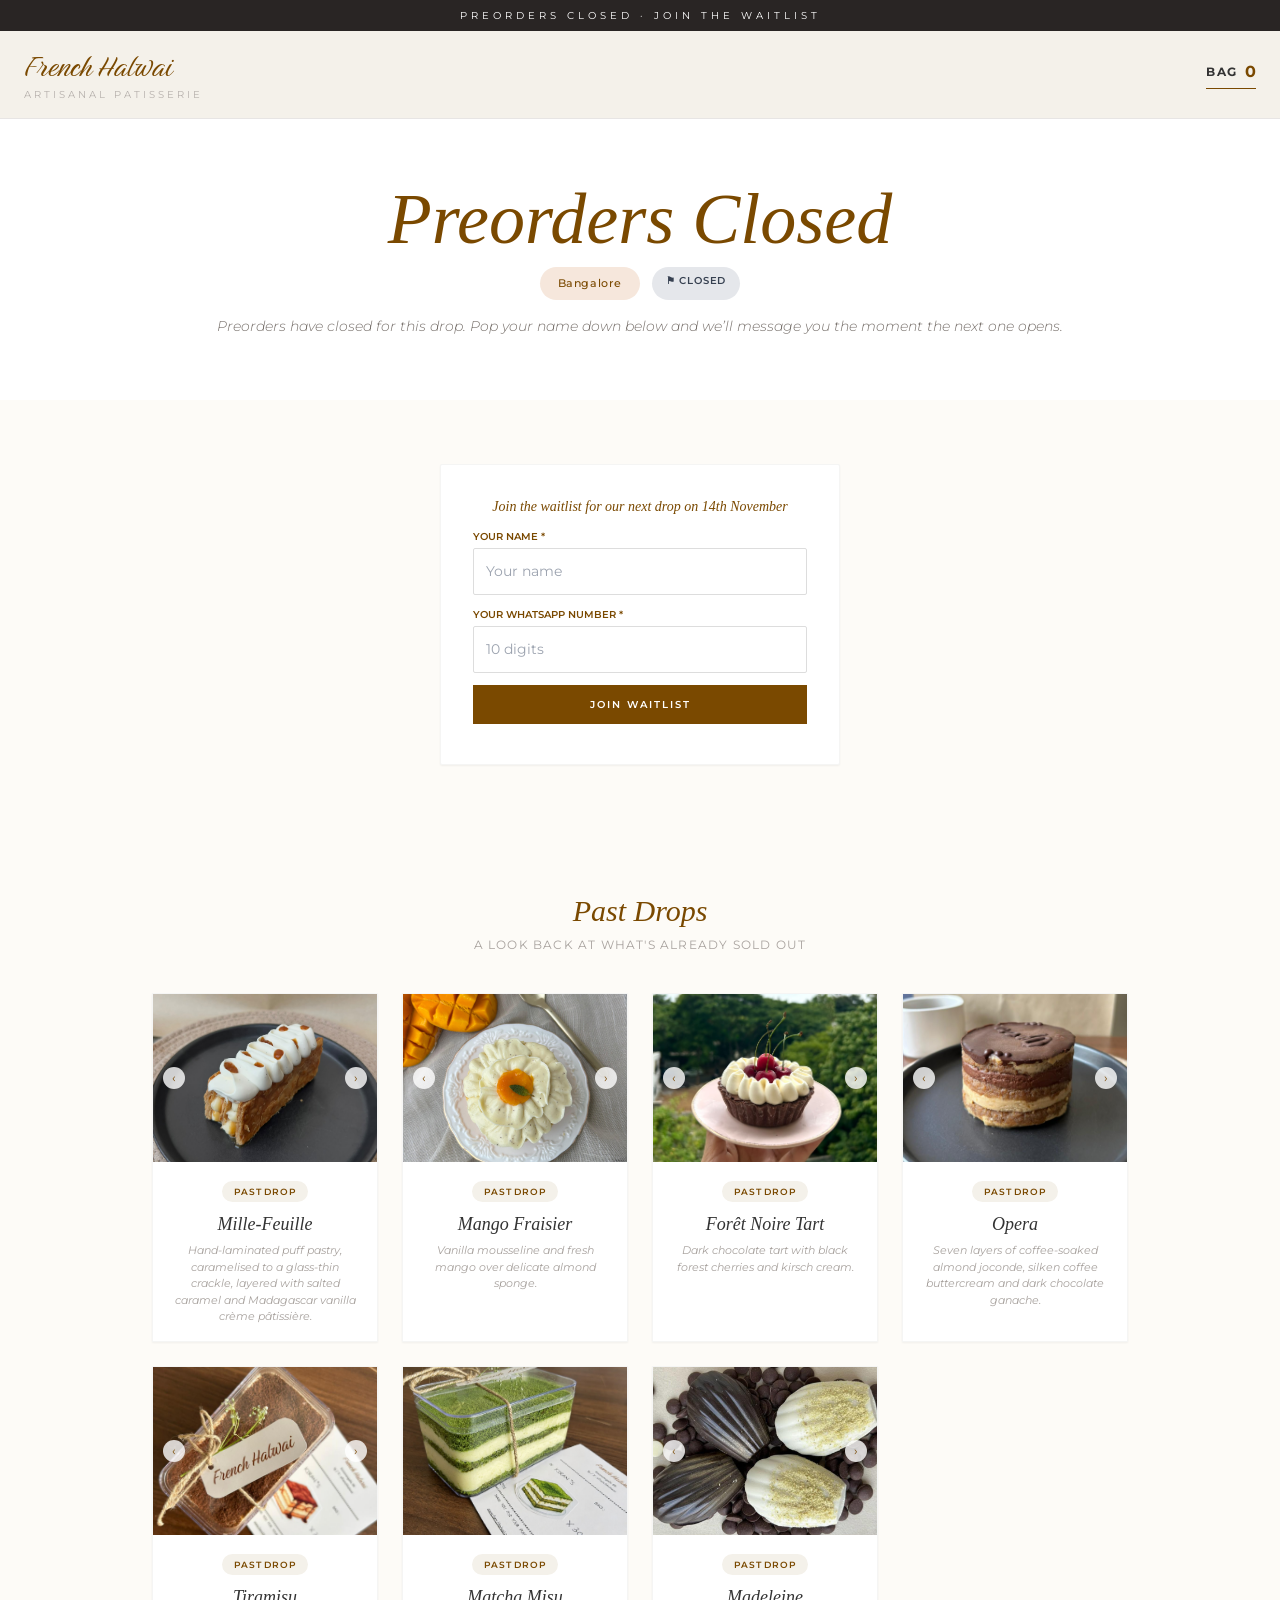
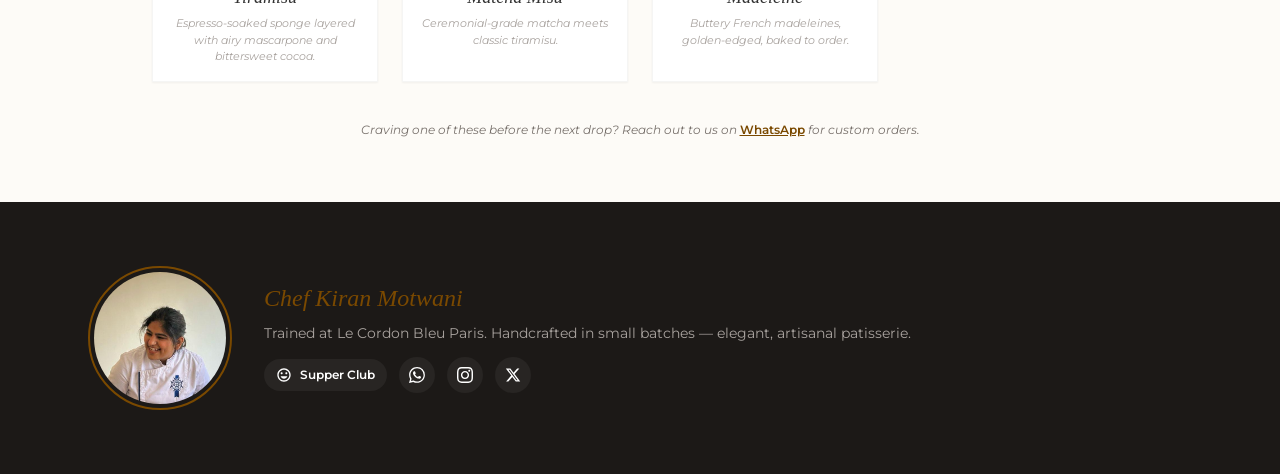
<file: index.html>
<!DOCTYPE html>
<html lang="en">
<head>
    <meta charset="UTF-8">
    <meta name="viewport" content="width=device-width, initial-scale=1.0">
    <title>French Halwai</title>
    <!-- Speed: the backend and fonts are contacted as early as possible, and
         Tailwind is a pre-built stylesheet (tailwind.css) instead of the
         cdn.tailwindcss.com script, which downloaded ~400 KB of JavaScript
         and re-built the CSS in every visitor's browser before first paint. -->
    <link rel="preconnect" href="https://script.google.com">
    <link rel="preconnect" href="https://script.googleusercontent.com">
    <link rel="preconnect" href="https://fonts.googleapis.com">
    <link rel="preconnect" href="https://fonts.gstatic.com" crossorigin>
    <link rel="stylesheet" href="tailwind.css">
    <link href="https://fonts.googleapis.com/css2?family=Birthstone&family=Cormorant+Garamond:ital,wght@0,300;0,600;1,400&family=Montserrat:wght@300;400;600&display=swap" rel="stylesheet">
    <link rel="stylesheet" href="style.css">
    <script>
        // The loading-screen wordmark is set in Birthstone, same as the real
        // header logo. Google Fonts' &display=swap means the browser paints
        // it in a generic fallback cursive font first and swaps to Birthstone
        // once it's downloaded — which, on the loading screen, looked like
        // two different logos in two different fonts. style.css hides the
        // wordmark (opacity:0) until <html> gets the "fh-font-ready" class
        // below, so it only ever appears already in the right font.
        (function () {
            var reveal = function () { document.documentElement.classList.add('fh-font-ready'); };
            if (document.fonts && document.fonts.load) {
                document.fonts.load('42px Birthstone').then(reveal).catch(reveal);
            } else {
                reveal();
            }
            // Never leave the wordmark invisible for more than 1.5s, even if
            // the Font Loading API hangs or the font fails to load at all.
            setTimeout(reveal, 1500);
        })();
    </script>
</head>
<body>

    <!-- (The full-page loading screen was removed: the page no longer waits
         for the backend, so there is nothing to wait behind.) -->

    <!-- Shown from the moment Razorpay confirms payment client-side until
         the backend has verified and recorded the order. Reuses the exact
         same full-page "loading-overlay" treatment as above (and the same
         tower), rather than a small block inside the checkout card, so
         confirming an order feels like the same site, not a different one. -->
    <div id="confirmingState" class="loading-overlay is-hidden" aria-hidden="true">
        <svg class="eiffel-icon" viewBox="0 0 120 200" aria-hidden="true">
            <path pathLength="100" class="eiffel-part" style="animation-delay:0s"    d="M10,193 Q 28,150 45,131" />
            <path pathLength="100" class="eiffel-part" style="animation-delay:0s"    d="M110,193 Q 92,150 75,131" />
            <path pathLength="100" class="eiffel-part" style="animation-delay:0s"    d="M20,175 L82,175" />
            <path pathLength="100" class="eiffel-part" style="animation-delay:0s"    d="M10,193 L75,131" />
            <path pathLength="100" class="eiffel-part" style="animation-delay:0s"    d="M110,193 L45,131" />
            <path pathLength="100" class="eiffel-part" style="animation-delay:0.2s"  d="M40,131 L80,131 L76,123 L44,123 Z" />
            <path pathLength="100" class="eiffel-part" style="animation-delay:0.35s" d="M44,123 Q 50,105 51,90" />
            <path pathLength="100" class="eiffel-part" style="animation-delay:0.35s" d="M76,123 Q 70,105 69,90" />
            <path pathLength="100" class="eiffel-part" style="animation-delay:0.35s" d="M44,123 L69,90" />
            <path pathLength="100" class="eiffel-part" style="animation-delay:0.35s" d="M76,123 L51,90" />
            <path pathLength="100" class="eiffel-part" style="animation-delay:0.5s"  d="M48,90 L72,90 L69,83 L51,83 Z" />
            <path pathLength="100" class="eiffel-part" style="animation-delay:0.65s" d="M51,83 Q 55,60 58,32" />
            <path pathLength="100" class="eiffel-part" style="animation-delay:0.65s" d="M69,83 Q 65,60 62,32" />
            <path pathLength="100" class="eiffel-part" style="animation-delay:0.78s" d="M58,32 L60,10" />
            <path pathLength="100" class="eiffel-part" style="animation-delay:0.78s" d="M62,32 L60,10" />
            <path pathLength="100" class="eiffel-part" style="animation-delay:0.9s"  d="M60,10 L60,2" />
        </svg>
        <p class="confirming-state__text">Confirming your order&hellip;</p>
        <p class="confirming-state__subtext">Please don&rsquo;t close this window &mdash; this only takes a moment.</p>
    </div>

    <div class="bg-stone-800 text-white text-[10px] tracking-[0.4em] py-2 text-center uppercase" id="topBanner">
        Preorder is Live
    </div>

    <header class="border-b border-stone-200 bg-[#f4f1ea] sticky top-0 z-50">
        <div class="max-w-7xl mx-auto px-6 py-4 flex justify-between items-center">
            <div>
                <h1 class="text-4xl gold-text footer-logo">French Halwai</h1>
                <p class="text-[8px] md:text-[10px] uppercase tracking-[0.3em] text-stone-400 opacity-80">Artisanal Patisserie</p>
            </div>
            <button type="button" data-action="open-cart" class="flex items-center gap-2 border-b border-[#7a4900] pb-1">
                <span class="text-xs font-bold uppercase tracking-widest">Bag</span>
                <span id="bagCount" class="gold-text font-bold">0</span>
            </button>
        </div>
    </header>

    <!-- Hero -->
    <section class="py-16 px-4 text-center bg-white">
        <h2 class="text-5xl md:text-7xl font-serif italic mb-3 gold-text" id="itemName"></h2>
        <div class="flex justify-center gap-3 mb-4 flex-wrap">
            <div class="pill-badge">Bangalore</div>
            <div class="stock-badge" id="stockBadge">⚑ Limited batch · Preorders open</div>
        </div>
        <p class="text-stone-500 font-light italic text-sm" id="heroTagline">Freshly made to order.</p>
    </section>

    <!-- Product card — hidden entirely until booking opens, so the drop
         isn't revealed early. script.js fills it from CURRENT_ITEM. -->
    <section class="max-w-3xl mx-auto px-6 py-12" id="productSection" style="display:none;">
        <div class="grid md:grid-cols-1 gap-6">
            <div class="bg-white border border-stone-100 shadow-sm p-0 overflow-hidden max-w-md mx-auto w-full">
                <div class="gallery-wrap" id="itemGallery"></div>
                <div class="p-6 text-center">
                    <h3 class="text-2xl font-serif italic mb-1" id="itemNameCard"></h3>
                    <p class="text-[10px] uppercase text-stone-400 font-bold mb-3 tracking-widest" id="itemServesText"></p>
                    <p class="text-xs text-stone-500 mb-4 leading-relaxed italic" id="itemDescription"></p>
                    <div class="text-left bg-stone-50 p-4 mb-4 text-[11px] rounded leading-loose">
                        <p><strong>Allergens:</strong> <span id="itemAllergens"></span></p>
                    </div>
                    <div id="cardStockMsg" class="text-[10px] text-amber-700 font-semibold mb-4 tracking-wide"></div>
                    <div class="flex justify-between items-center border-t pt-4">
                        <span class="text-xl font-light gold-text" id="itemPrice"></span>
                        <div id="main-qty">
                            <button type="button" data-action="add" class="btn-luxury">Add to Bag</button>
                        </div>
                    </div>

                </div>
            </div>
        </div>
    </section>

    <!-- Waitlist — its own section now, so it can be shown before the drop
         opens (when the product is hidden) AND again once it sells out
         (when the product is shown). Those two used to be the same block. -->
    <section class="max-w-md mx-auto px-6 py-16" id="waitlistSection" style="display:none;">
        <div class="bg-white border border-stone-100 shadow-sm p-8 rounded-sm">
            <div id="waitlistForm" class="text-left">
                <p class="text-sm font-serif italic gold-text mb-3 text-center" id="waitlistHeading">Join the Waitlist for our next dessert drop</p>
                <label class="field-label">Your Name *</label>
                <input type="text" id="waitlistName" placeholder="Your name">
                <label class="field-label">Your WhatsApp Number *</label>
                <input type="tel" id="waitlistPhone" placeholder="10 digits" inputmode="numeric">
                <button type="button" id="waitlistBtn" data-action="join-waitlist" class="btn-luxury w-full mt-3">Join Waitlist</button>
                <p id="waitlistMsg" class="text-[11px] mt-2"></p>
            </div>
        </div>
    </section>

    <!-- Past drops archive — tiles built by script.js from the PAST_DROPS config -->
    <section class="max-w-5xl mx-auto px-6 py-16">
        <h3 class="text-3xl font-serif italic gold-text text-center mb-2">Past Drops</h3>
        <p class="text-stone-400 text-xs text-center mb-10 uppercase tracking-widest">A look back at what's already sold out</p>

        <div class="grid grid-cols-1 sm:grid-cols-2 md:grid-cols-4 gap-6" id="pastDropsGrid"></div>

        <p class="text-center text-xs text-stone-500 italic mt-10">
            Craving one of these before the next drop? Reach out to us on
            <a href="https://wa.me/919527371656?text=Hi%2C%20I%27d%20like%20to%20ask%20about%20a%20custom%20order" target="_blank" rel="noopener" class="gold-text underline font-semibold not-italic">WhatsApp</a>
            for custom orders.
        </p>
    </section>

    <!-- Chef section -->
    <section class="py-16 bg-stone-900 text-white">
        <div class="max-w-6xl mx-auto px-6 flex flex-col md:flex-row items-center gap-8">
            <img src="assets/chef-kiran.jpg" alt="Chef Kiran Motwani" class="w-36 h-36 rounded-full object-cover border-2 border-[#7a4900] p-1 flex-shrink-0">
            <div>
                <h4 class="text-2xl font-serif italic mb-2 gold-text">Chef Kiran Motwani</h4>
                <p class="text-stone-400 text-sm mb-3 leading-relaxed">Trained at Le Cordon Bleu Paris. Handcrafted in small batches — elegant, artisanal patisserie.</p>
                <div class="flex gap-3 items-center">
                    <button type="button" onclick="window.open('https://www.notjustdinner.in','_blank')" aria-label="Supper Club" class="inline-flex items-center gap-2 rounded-full bg-white/5 hover:bg-white/10 px-3 py-2 text-xs font-semibold text-white">
                        <svg class="w-4 h-4 fill-current" viewBox="0 0 24 24"><path d="M12 2C6.48 2 2 6.48 2 12s4.48 10 10 10 10-4.48 10-10S17.52 2 12 2zm0 18c-4.41 0-8-3.59-8-8s3.59-8 8-8 8 3.59 8 8-3.59 8-8 8zm3.5-9c.83 0 1.5-.67 1.5-1.5S16.33 8 15.5 8 14 8.67 14 9.5s.67 1.5 1.5 1.5zm-7 0c.83 0 1.5-.67 1.5-1.5S9.33 8 8.5 8 7 8.67 7 9.5 7.67 11 8.5 11zm3.5 6.5c2.33 0 4.31-1.46 5.11-3.5H6.89c.8 2.04 2.78 3.5 5.11 3.5z"/></svg>
                        <span>Supper Club</span>
                    </button>
                    <button type="button" onclick="window.open('https://wa.me/919527371656','_blank')" aria-label="WhatsApp" class="w-9 h-9 rounded-full bg-white/5 hover:bg-white/10 flex items-center justify-center text-white">
                        <svg class="w-4 h-4 fill-current" viewBox="0 0 24 24"><path d="M17.472 14.382c-.297-.149-1.758-.867-2.03-.967-.273-.099-.471-.148-.67.15-.197.297-.767.966-.94 1.164-.173.199-.347.223-.644.075-.297-.15-1.255-.463-2.39-1.475-.883-.788-1.48-1.761-1.653-2.059-.173-.297-.018-.458.13-.606.134-.133.298-.347.446-.52.149-.174.198-.298.298-.497.099-.198.05-.371-.025-.52-.075-.149-.669-1.612-.916-2.207-.242-.579-.487-.5-.669-.51-.173-.008-.371-.01-.57-.01-.198 0-.52.074-.792.372-.272.297-1.04 1.016-1.04 2.479 0 1.462 1.065 2.875 1.213 3.074.149.198 2.096 3.2 5.077 4.487.709.306 1.262.489 1.694.625.712.227 1.36.195 1.871.118.571-.085 1.758-.719 2.006-1.413.248-.694.248-1.289.173-1.413-.074-.124-.272-.198-.57-.347m-5.421 7.403h-.004a9.87 9.87 0 01-5.031-1.378l-.361-.214-3.741.982.998-3.648-.235-.374a9.86 9.86 0 01-1.51-5.26c.001-5.45 4.436-9.884 9.888-9.884 2.64 0 5.122 1.03 6.988 2.898a9.825 9.825 0 012.893 6.994c-.003 5.45-4.437 9.884-9.885 9.884m8.413-18.297A11.815 11.815 0 0012.05 0C5.495 0 .16 5.335.157 11.892c0 2.096.547 4.142 1.588 5.945L0 24l6.335-1.662c1.72.937 3.659 1.432 5.628 1.433h.005c6.554 0 11.89-5.335 11.893-11.893a11.821 11.821 0 00-3.48-8.413z"/></svg>
                    </button>
                    <button type="button" onclick="window.open('https://instagram.com/frenchhalwai','_blank')" aria-label="Instagram" class="w-9 h-9 rounded-full bg-white/5 hover:bg-white/10 flex items-center justify-center">
                        <svg class="w-4 h-4 fill-current text-white" viewBox="0 0 24 24"><path d="M12 2.163c3.204 0 3.584.012 4.85.07 3.252.148 4.771 1.691 4.919 4.919.058 1.265.069 1.645.069 4.849 0 3.205-.012 3.584-.069 4.849-.149 3.225-1.664 4.771-4.919 4.919-1.266.058-1.644.07-4.85.07-3.204 0-3.584-.012-4.849-.07-3.26-.149-4.771-1.699-4.919-4.92-.058-1.265-.07-1.644-.07-4.849 0-3.204.013-3.583.07-4.849.149-3.227 1.664-4.771 4.919-4.919 1.266-.057 1.645-.069 4.849-.069zm0-2.163c-3.259 0-3.667.014-4.947.072-4.358.2-6.78 2.618-6.98 6.98-.059 1.281-.073 1.689-.073 4.948 0 3.259.014 3.668.072 4.948.2 4.358 2.618 6.78 6.98 6.98 1.281.058 1.689.072 4.948.072 3.259 0 3.668-.014 4.948-.072 4.354-.2 6.782-2.618 6.979-6.98.059-1.28.073-1.689.073-4.948 0-3.259-.014-3.667-.072-4.947-.196-4.354-2.617-6.78-6.979-6.98-1.281-.059-1.69-.073-4.949-.073zm0 5.838c-3.403 0-6.162 2.759-6.162 6.162s2.759 6.163 6.162 6.163 6.162-2.759 6.162-6.163c0-3.403-2.759-6.162-6.162-6.162zm0 10.162c-2.209 0-4-1.79-4-4 0-2.209 1.791-4 4-4s4 1.791 4 4c0 2.21-1.791 4-4 4zm6.406-11.845c-.796 0-1.441.645-1.441 1.44s.645 1.44 1.441 1.44c.795 0 1.439-.645 1.439-1.44s-.644-1.44-1.439-1.44z"/></svg>
                    </button>
                    <button type="button" onclick="window.open('https://x.com/frenchhalwai','_blank')" aria-label="X" class="w-9 h-9 rounded-full bg-white/5 hover:bg-white/10 flex items-center justify-center">
                        <svg class="w-4 h-4 fill-current text-white" viewBox="0 0 24 24"><path d="M18.244 2.25h3.308l-7.227 8.26 8.502 11.24H16.17l-5.214-6.817L4.99 21.75H1.68l7.73-8.835L1.254 2.25H8.08l4.713 6.231zm-1.161 17.52h1.833L7.084 4.126H5.117z"/></svg>
                    </button>
                </div>
            </div>
        </div>
    </section>

    <!-- Floating cart -->
    <div id="floatingCart" class="fixed-cart">
        <button type="button" data-action="open-cart" class="btn-luxury rounded-full flex items-center gap-3 shadow-2xl">
            <span class="text-xs uppercase tracking-widest">Complete Preorder</span>
            <span id="floatCount" class="bg-white gold-text px-2 py-0.5 rounded-full text-[10px] font-bold">0</span>
        </button>
    </div>

    <!-- Checkout modal -->
    <div id="checkoutModal" class="modal-overlay">
        <div class="max-w-2xl mx-auto bg-white my-8 p-8 md:p-12 shadow-2xl relative rounded-sm">
            <button type="button" data-action="close-cart" class="absolute top-6 right-6 text-stone-400 hover:text-black text-xl leading-none">✕</button>
            <h3 class="text-3xl font-serif italic gold-text mb-8">Your Order Summary</h3>

            <div id="modalItems" class="mb-10 space-y-4"></div>

            <form id="orderForm" class="space-y-4">

                <div class="grid md:grid-cols-2 gap-4">
                    <div>
                        <label class="field-label">Your Name *</label>
                        <input type="text" name="sender_name" placeholder="Your name" required minlength="2">
                    </div>
                    <div>
                        <label class="field-label">Your WhatsApp Number *</label>
                        <input type="tel" name="sender_phone" placeholder="10 digits" required inputmode="numeric">
                    </div>
                </div>

                <div class="flex items-center gap-3 bg-stone-50 p-4 rounded cursor-pointer select-none" data-action="toggle-gift">
                    <div id="giftTogglePill" class="toggle-pill">
                        <div class="toggle-knob"></div>
                    </div>
                    <span class="text-xs font-semibold gold-text">Sending to someone else?</span>
                </div>
                <div id="receiverSection">
                    <div class="grid md:grid-cols-2 gap-4 pt-2">
                        <div>
                            <label class="field-label">Receiver Name *</label>
                            <input type="text" name="receiver_name" id="receiverName" placeholder="Their name">
                        </div>
                        <div>
                            <label class="field-label">Receiver Phone *</label>
                            <input type="tel" name="receiver_phone" id="receiverPhone" placeholder="10 digits" inputmode="numeric">
                        </div>
                    </div>
                </div>

                <div class="bg-stone-50 p-3 rounded text-xs text-stone-600">
                    📅 Pickup / Delivery: <strong class="gold-text" id="deliverySlotText"></strong>
                </div>
                <div class="grid md:grid-cols-2 gap-4">
                    <div>
                        <label class="field-label">How would you like to receive it? *</label>
                        <select id="methodSelect" required>
                            <option value="" selected disabled>Select an option *</option>
                            <option value="pickup">Pickup (Koramangala 4th Block)</option>
                            <option value="delivery">Delivery (Bengaluru)</option>
                        </select>
                    </div>
                    <div>
                        <label class="field-label">How Did You Hear About Us? *</label>
                        <select name="heard_from" required>
                            <option value="" selected disabled>Select an option *</option>
                            <option value="Instagram">Instagram</option>
                            <option value="Twitter">Twitter</option>
                            <option value="WhatsApp">WhatsApp</option>
                            <option value="Friend Referral">Friend Referral</option>
                            <option value="Other">Other</option>
                        </select>
                    </div>
                </div>

                <div id="deliveryFields" class="hidden space-y-3">
                    <div>
                        <label class="field-label">Delivery Zone *</label>
                        <select id="zoneSelect" required>
                            <option value= ""> Select Zone </option>
                            <option value="koramangala">Koramangala 4th Block — Free Zone</option>
                            <option value="7km">Up to 7 km from Koramangala (+₹100)</option>
                            <option value="10km">7 km – 12 km from Koramangala (+₹150)</option>
                        </select>
                        <p class="text-[10px] text-stone-400 mt-1 leading-relaxed">We deliver within 12 km of Koramangala 4th Block. Further out? <a href="https://wa.me/919527371656?text=Hi%2C%20I%27m%20outside%20your%20delivery%20zone%20%E2%80%94%20can%20you%20help%3F" target="_blank" rel="noopener" class="gold-text underline">Message us</a> and we'll work something out.</p>
                    </div>
                    <div>
                        <label class="field-label">Full Address *</label>
                        <textarea name="address" id="addrInput" placeholder="Full address for delivery"></textarea>
                    </div>
                    <div>
                        <label class="field-label">Google Maps Link (optional)</label>
                        <input type="url" name="maps_link" placeholder="Paste a Google Maps pin link">
                    </div>
                </div>

                <div>
                    <label class="field-label">Notes (optional)</label>
                    <textarea name="notes" maxlength="250" placeholder="Allergies, instructions, etc."></textarea>
                </div>

                <!-- Payment -->
                <div class="bg-stone-50 p-6 border-t-2 border-[#7a4900] text-center">

                    <div class="text-left mb-4">
                        <label class="field-label">Coupon Code (optional)</label>
                        <div class="flex gap-2">
                            <input type="text" id="couponInput" placeholder="Enter code" style="text-transform:uppercase;">
                            <button type="button" data-action="apply-coupon" class="btn-outline" style="white-space:nowrap;padding:8px 14px;font-size:9px;">Apply</button>
                        </div>
                        <p id="couponMsg" class="text-[11px] mt-2"></p>
                        <!-- Offers from the Coupons tab ("Show on Site" = Yes). Tap one to apply. -->
                        <div id="offersBox" class="offers-box" style="display:none;">
                            <p class="offers-box__title">Available offers</p>
                            <div id="offersList"></div>
                        </div>
                    </div>

                    <div class="flex justify-between text-sm mb-1 text-stone-600">
                        <span>Subtotal:</span>
                        <span id="subtotalAmt">₹0</span>
                    </div>

                    <div id="deliveryRow" class="flex justify-between text-sm mb-1 text-stone-600" style="display:none;">
                        <span>Delivery<span id="deliveryZoneLabel"></span>:</span>
                        <span id="deliveryAmt">₹0</span>
                    </div>

                    <div id="discountRow" class="flex justify-between text-sm mb-3" style="display:none;">
                        <span>Discount<span id="discountCodeLabel"></span>:</span>
                        <span id="discountAmt" class="font-semibold text-emerald-600">−₹0</span>
                    </div>

                    <div class="flex justify-between font-bold text-xl mb-6">
                        <span>Total Payable:</span>
                        <span id="finalT" class="gold-text">₹0</span>
                    </div>
                    <p id="couponAppliedNote" class="coupon-applied-note" style="display:none;"></p>
                    <div id="payError" class="notice-error" style="display:none;"></div>

                    <button type="submit" id="payBtn" data-label="Pay Securely"
                            class="btn-luxury w-full py-4 text-sm">Pay Securely</button>

                    <p class="text-[10px] text-stone-400 mt-3">Payments handled by Razorpay. We never see your card details.</p>
                    <p class="text-[10px] text-stone-400 mt-4">*Pickup location shared over WhatsApp after confirmation.</p>
                </div>
            </form>
        </div>
    </div>

    <!-- Confirm modal -->
    <div id="confirmModal" class="modal-overlay" style="display:none; align-items:center; justify-content:center;">
        <div class="max-w-md w-full bg-white p-10 text-center shadow-2xl rounded-sm mx-4">
            <div class="w-16 h-16 bg-stone-100 rounded-full flex items-center justify-center mx-auto mb-6">
                <svg class="w-8 h-8 gold-text" fill="none" stroke="currentColor" viewBox="0 0 24 24"><path stroke-linecap="round" stroke-linejoin="round" stroke-width="2" d="M5 13l4 4L19 7"/></svg>
            </div>
            <h3 class="text-3xl font-serif italic gold-text mb-4">Merci Beaucoup!</h3>
            <p id="confirmBody" class="text-stone-500 text-sm mb-8 leading-relaxed">Merci — your preorder is received. We'll confirm payment and message you on WhatsApp with pickup or delivery details.</p>
            <button type="button" onclick="location.reload()" class="btn-luxury w-full">Close & Return</button>
        </div>
    </div>

    <script src="https://checkout.razorpay.com/v1/checkout.js" defer></script>
<script src="script.js"></script>
</body>
</html>
</file>
<file: style.css>
:root { --gold: #7a4900; --cream: #fdfbf7; }
body { font-family: 'Montserrat', sans-serif; background-color: var(--cream); color: #333; scroll-behavior: smooth; }
.footer-logo { font-family: 'Birthstone', cursive !important; }
.gold-text { color: var(--gold); }

.btn-luxury { background: var(--gold); color: white; transition: all 0.3s ease; letter-spacing: 2px; font-weight: 600; padding: 12px 24px; text-transform: uppercase; font-size: 10px; }
.btn-luxury:hover { background: #b38f4d; }
.btn-luxury:disabled { background: #d6cdbd; cursor: not-allowed; }
.btn-outline { border: 1px solid var(--gold); color: var(--gold); transition: all 0.3s ease; letter-spacing: 2px; font-weight: 600; padding: 10px 20px; text-transform: uppercase; font-size: 10px; background: transparent; }
.btn-outline:hover { background: var(--gold); color: white; }

.modal-overlay { display: none; position: fixed; inset: 0; background: rgba(0,0,0,0.85); backdrop-filter: blur(8px); z-index: 100; overflow-y: auto; }

.qty-control { display: flex; align-items: center; gap: 12px; border: 1px solid #ddd; padding: 4px 12px; background: white; }
.qty-btn { font-weight: bold; font-size: 18px; color: var(--gold); cursor: pointer; user-select: none; }

input, select, textarea { border: 1px solid #ddd !important; padding: 12px !important; border-radius: 2px !important; width: 100%; font-size: 14px; background: white; transition: all 0.2s; }
input[type="checkbox"] { width: auto !important; padding: 0 !important; }
input:focus:invalid { border-color: #ef4444 !important; outline: none; }
input:focus:valid  { border-color: #10b981 !important; outline: none; }

.delete-icon { cursor: pointer; color: #ccc; transition: color 0.2s; }
.delete-icon:hover { color: #ef4444; }

.fixed-cart { position: fixed; bottom: 30px; right: 30px; z-index: 90; display: none; }
.field-label { display: block; font-size: 10px; font-weight: 600; text-transform: uppercase; color: var(--gold); margin-bottom: 4px; margin-top: 12px; }

.pill-badge { display: inline-block; background-color: #f6e7dc; color: #7a4900; padding: 8px 18px; border-radius: 999px; font-size: 11px; font-weight: 500; letter-spacing: 0.05em; }
.stock-badge { display: inline-block; background-color: #fef3c7; color: #92400e; padding: 6px 14px; border-radius: 999px; font-size: 10px; font-weight: 600; letter-spacing: 0.08em; text-transform: uppercase; }

.copy-trigger { cursor: pointer; display: inline-flex; align-items: center; gap: 4px; font-size: 10px; background: #eee; padding: 4px 8px; border-radius: 3px; margin-left: 8px; vertical-align: middle; position: relative; }
.copy-tooltip { position: absolute; bottom: 120%; left: 50%; transform: translateX(-50%); background: #333; color: white; padding: 4px 8px; border-radius: 4px; font-size: 9px; opacity: 0; transition: opacity 0.3s; pointer-events: none; white-space: nowrap; }
.copy-tooltip.show { opacity: 1; }

/* Image boxes size themselves from their WIDTH, not a fixed pixel height.
   A fixed height letterboxes the photo the moment the container changes
   width — which is exactly what happened to the past-drop tiles when they
   went to one-per-row on mobile: same 160px height, twice the width. */
.gallery-wrap { position: relative; aspect-ratio: 4 / 3; overflow: hidden; background: #f4f1ea; }
.gallery-wrap img { width: 100%; height: 100%; object-fit: cover; }
.gallery-fallback { position: absolute; inset: 0; display: flex; align-items: center; justify-content: center; font-family: 'Cormorant Garamond', serif; font-style: italic; font-size: 20px; color: #bbb; }
.gallery-slide { position: absolute; inset: 0; opacity: 0; transition: opacity 0.5s ease; }
.gallery-slide.active { opacity: 1; }
.g-nav { position: absolute; top: 50%; transform: translateY(-50%); width: 32px; height: 32px; border-radius: 999px; background: rgba(255,255,255,0.8); color: var(--gold); font-size: 18px; line-height: 1; display: flex; align-items: center; justify-content: center; cursor: pointer; border: none; transition: background 0.2s; z-index: 2; }
.g-nav:hover { background: #fff; }
.g-prev { left: 10px; }
.g-next { right: 10px; }
.g-dots { position: absolute; bottom: 12px; left: 50%; transform: translateX(-50%); display: flex; gap: 6px; z-index: 2; }
.g-dot { width: 7px; height: 7px; border-radius: 50%; background: rgba(255,255,255,0.6); cursor: pointer; transition: background 0.2s; }
.g-dot.active { background: #fff; }

/* Past-drop thumbnail box (used in the archive grid). */
.gallery-fallback-box { position: relative; aspect-ratio: 4 / 3; overflow: hidden; background: #f4f1ea; display: flex; align-items: center; justify-content: center; }

/* Older browsers that don't know aspect-ratio keep the previous behaviour
   rather than collapsing to zero height. */
@supports not (aspect-ratio: 1 / 1) {
  .gallery-wrap { height: 340px; }
  .gallery-fallback-box { height: 160px; }
}
.gallery-fallback-box img { position: absolute; inset: 0; width: 100%; height: 100%; object-fit: cover; }
.gallery-fallback-box span { font-family: 'Cormorant Garamond', serif; font-style: italic; font-size: 13px; color: #bbb; padding: 0 8px; text-align: center; }

/* "Past Drop" pill, used in the archive grid. */
.past-badge { display: inline-block; background-color: #f4f1ea; color: #7a4900; padding: 4px 12px; border-radius: 999px; font-size: 9px; font-weight: 600; letter-spacing: 0.08em; text-transform: uppercase; }

/* "Sending to someone else?" toggle */
.toggle-pill { width: 42px; height: 24px; border-radius: 999px; background: #ddd; position: relative; transition: background 0.3s; flex-shrink: 0; cursor: pointer; }
.toggle-pill.on { background: var(--gold); }
.toggle-knob { width: 18px; height: 18px; background: white; border-radius: 50%; position: absolute; top: 3px; left: 3px; transition: left 0.3s; box-shadow: 0 1px 3px rgba(0,0,0,0.25); }
.toggle-pill.on .toggle-knob { left: 21px; }

/* Receiver section reveal */
#receiverSection { overflow: hidden; max-height: 0; opacity: 0; transition: max-height 0.4s ease, opacity 0.35s ease; }
#receiverSection.open { max-height: 500px; opacity: 1; }

/* Sold out state */
.sold-out-banner { background: #1c1917; color: #fef3c7; text-align: center; padding: 10px; font-size: 11px; letter-spacing: 0.15em; text-transform: uppercase; font-weight: 600; }

/* Coupon code */
#couponMsg.text-red-500 { color: #ef4444; }
#couponMsg.text-green-600 { color: #059669; }

/* Payment errors — shown inline in the checkout rather than as an alert box,
   so the customer keeps their filled-in form while they read it. */
.notice-error {
  background: #fef2f2;
  border: 1px solid #fecaca;
  color: #991b1b;
  font-size: 12px;
  line-height: 1.5;
  padding: 10px 12px;
  border-radius: 2px;
  margin-bottom: 14px;
  text-align: left;
}

/* ── First-paint loading overlay ─────────────────────────────────────────
   Covers the page from first paint until script.js has heard back from the
   Sheet (the `known` flag in updateUI()), then fades once. Replaces staring
   at "Checking Availability" text with something that actually feels like
   part of the site. */
.loading-overlay {
  position: fixed;
  inset: 0;
  z-index: 200;
  display: flex;
  flex-direction: column;
  align-items: center;
  justify-content: center;
  gap: 22px;
  background: var(--cream);
  transition: opacity 0.5s ease, visibility 0.5s ease;
}
.loading-overlay.is-hidden {
  opacity: 0;
  visibility: hidden;
  pointer-events: none;
}
.loading-overlay__mark {
  font-family: 'Birthstone', cursive;
  font-size: 42px;
  color: var(--gold);
  letter-spacing: 0.02em;
  /* Invisible until <html> has "fh-font-ready" (set in dummy.html once the
     real Birthstone font is loaded) — so it never paints in the browser's
     fallback cursive font first and then visibly swaps to the real one. */
  opacity: 0;
  transition: opacity 0.25s ease;
}
html.fh-font-ready .loading-overlay__mark {
  opacity: 1;
  animation: fh-pulse 1.8s ease-in-out infinite;
}
/* Shared by the first-paint loading screen AND the payment-confirmation
   state in the checkout modal -- one consistent "please wait" visual
   instead of two different ones. */
.eiffel-icon {
  width: 56px;
  height: auto;
  overflow: visible;
}
.eiffel-icon .eiffel-part {
  fill: none;
  stroke: var(--gold);
  stroke-width: 2.5;
  stroke-linecap: round;
  stroke-linejoin: round;
  stroke-dasharray: 100;
  animation: fh-eiffel-draw 3.2s ease-in-out infinite;
}
/* Draws in (dashoffset 100 -> 0), holds fully lit for a moment, then
   un-draws and starts again — each segment offset via its own
   animation-delay in the markup, so the tower assembles bottom-up rather
   than every line appearing at once. */
@keyframes fh-eiffel-draw {
  0%   { stroke-dashoffset: 100; opacity: 0.35; }
  45%  { stroke-dashoffset: 0;   opacity: 1; }
  70%  { stroke-dashoffset: 0;   opacity: 1; }
  100% { stroke-dashoffset: 100; opacity: 0.35; }
}
@keyframes fh-pulse { 0%, 100% { opacity: 1; } 50% { opacity: 0.55; } }

@media (prefers-reduced-motion: reduce) {
  .loading-overlay__mark,
  .eiffel-part { animation: none; }
}

/* ── Payment confirmation state ───────────────────────────────────────────
   #confirmingState in dummy.html reuses the .loading-overlay class itself
   (same fixed full-page treatment, same tower, already above the checkout
   modal's z-index) rather than a layout of its own -- confirming an order
   should read as the same site-wide moment as the first-paint loading
   screen, not a small block inside the checkout card. Only the text styling
   below is specific to it. */
.confirming-state__text {
  font-family: 'Cormorant Garamond', serif;
  font-style: italic;
  font-size: 22px;
  color: var(--gold);
}
.confirming-state__subtext {
  font-size: 11px;
  color: #78716c;
  letter-spacing: 0.03em;
}

/* ── Coupons (Not Just Dinner style) ──────────────────────────────────────
   Once a code is applied the old amount is struck through beside the new
   one, with "20% off applied with CODE" underneath. */
.price-orig { text-decoration: line-through; color: #a8a29e; font-weight: 400; font-size: 0.75em; margin-right: 8px; }
.coupon-applied-note { margin: -16px 0 18px; text-align: right; font-size: 11px; font-weight: 600; color: #059669; letter-spacing: 0.03em; }



/* ── Offers (from the Coupons tab, "Show on Site" = Yes) ─────────────── */
.offers-box { margin-top: 12px; }
.offers-box__title { font-size: 10px; font-weight: 600; text-transform: uppercase; letter-spacing: 0.1em; color: #78716c; margin-bottom: 6px; }
.offer-row { display: flex; align-items: center; gap: 10px; width: 100%; text-align: left; background: #fff; border: 1px solid #eee5d8; padding: 10px 12px; margin-bottom: 6px; border-radius: 2px; cursor: pointer; transition: border-color 0.2s; }
.offer-row:hover { border-color: var(--gold); }
.offer-row__code { font-weight: 700; font-size: 11px; letter-spacing: 0.08em; color: var(--gold); border: 1px dashed var(--gold); padding: 3px 7px; border-radius: 3px; white-space: nowrap; }
.offer-row__body { flex: 1; font-size: 11px; color: #57534e; line-height: 1.4; }
.offer-row__left { display: block; color: #b45309; font-weight: 600; font-size: 10px; }
.offer-row__cta { font-size: 9px; font-weight: 700; text-transform: uppercase; letter-spacing: 0.12em; color: var(--gold); }
.offer-row.is-full { opacity: 0.5; cursor: not-allowed; }
.offer-row.is-full .offer-row__cta { color: #78716c; }
</file>
